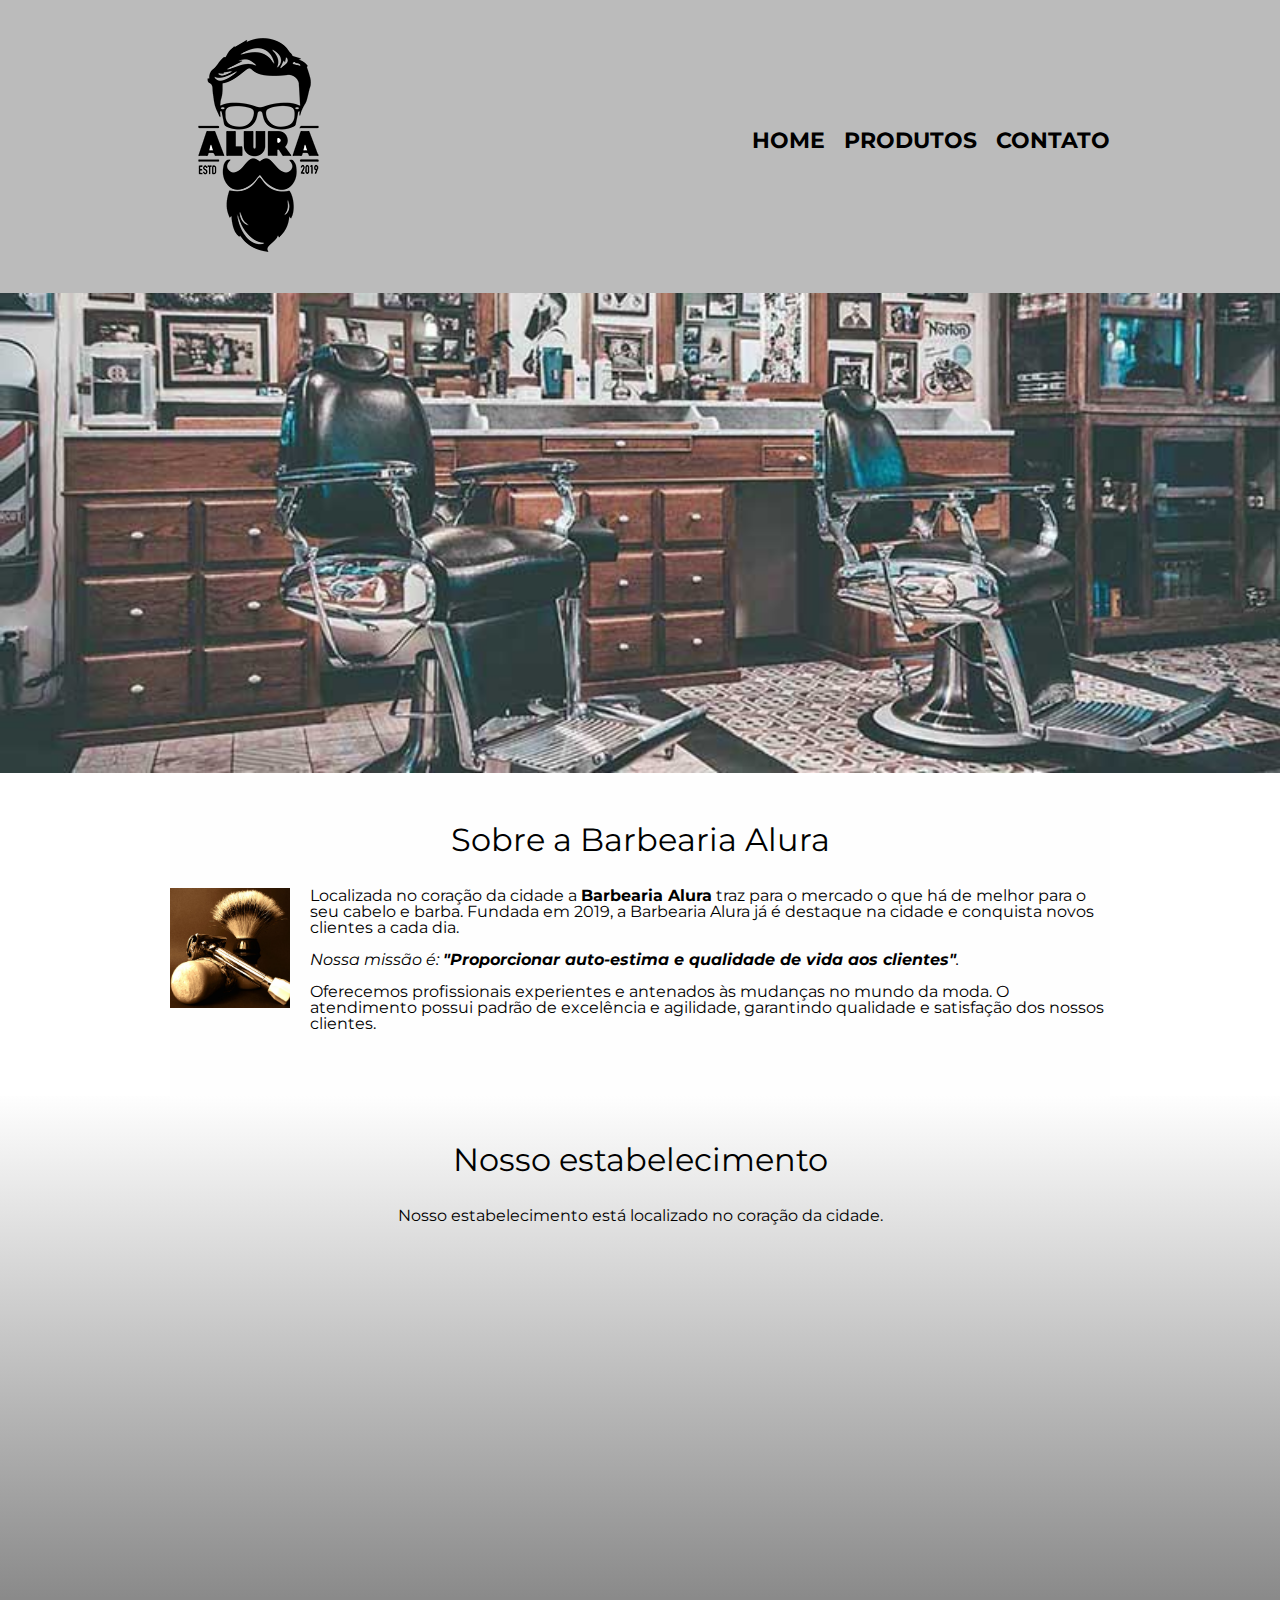
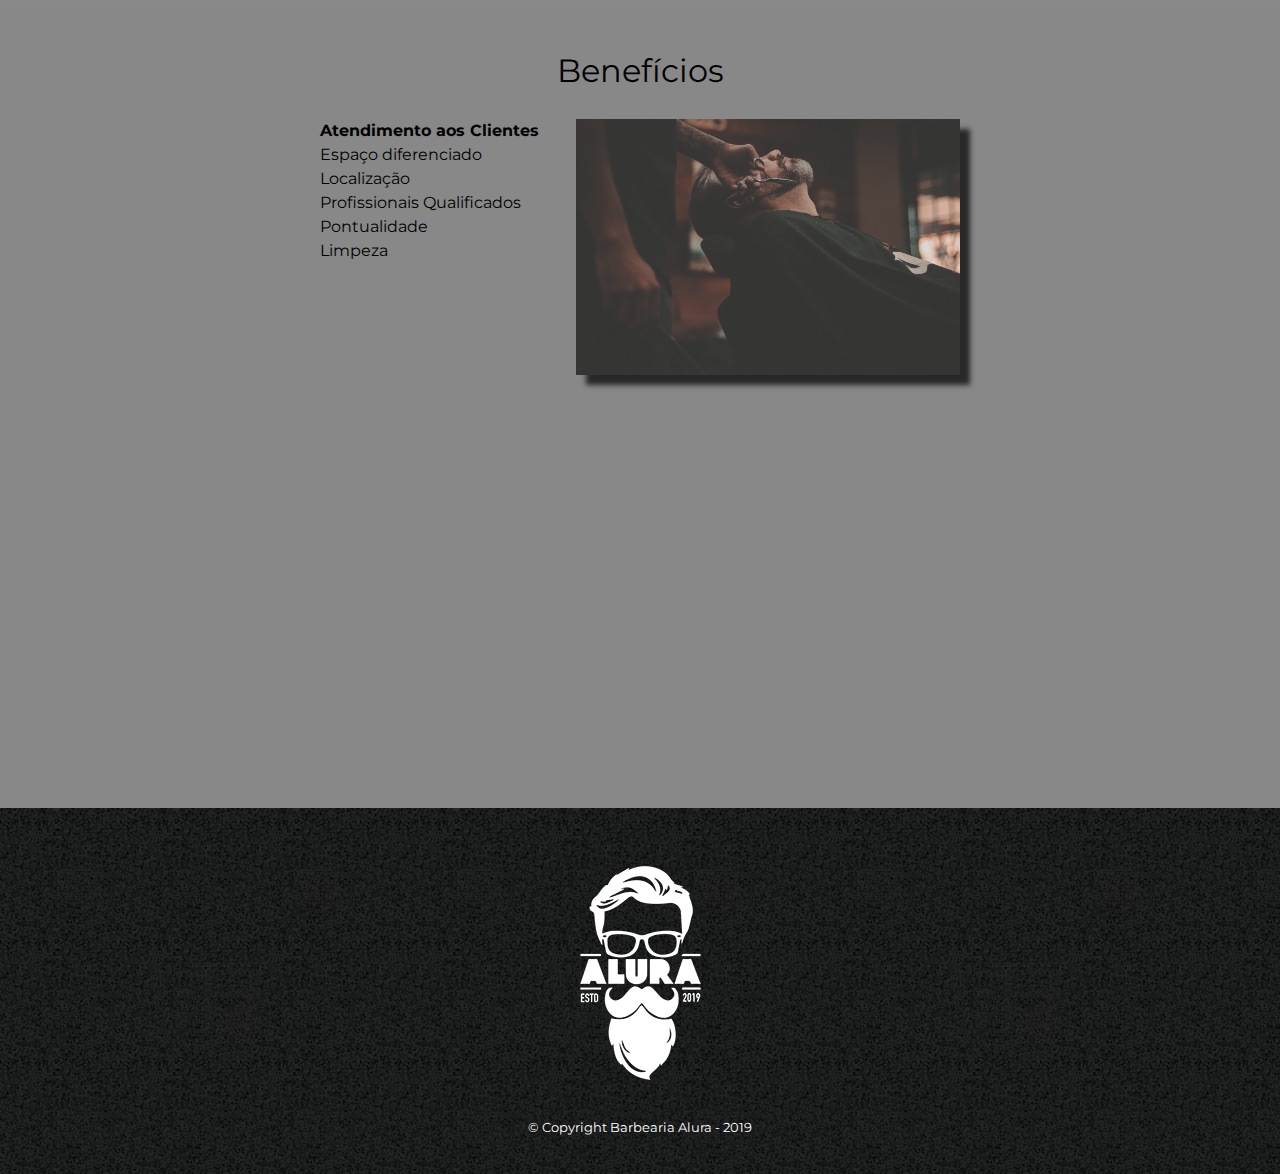
<file: HTML Barbaria/index.html>
<!DOCTYPE html>
<html lang="pt-br">
	<head>
		<meta charset="UTF-8">
		<meta name="viewport" content="width=device-width">
		<title>Barbearia Alura</title>

		<link rel="stylesheet" href="reset.css">
		<link rel="stylesheet" href="style.css">
		<link href="https://fonts.googleapis.com/css?family=Montserrat&display=swap" rel="stylesheet">
	</head>

	<body>
		<header>
			<div class="caixa">
				<h1><img src="logo.png"></h1>

				<nav>
					<ul>
						<li><a href="index.html">Home</a></li>
						<li><a href="produtos.html">Produtos</a></li>
						<li><a href="contato.html">Contato</a></li>
					</ul>
				</nav>
			</div>
		</header>

		<img class="banner" src="banner.jpg">

		<main>
			<section class="principal">
				<h2 class="titulo-principal">Sobre a Barbearia Alura</h2>

				<img class="utensilios" src="utensilios.jpg" alt="Utensilios de um barbeiro.">
		 
				<p>Localizada no coração da cidade a <strong>Barbearia Alura</strong> traz para o mercado o que há de melhor para o seu cabelo e barba. Fundada em 2019, a Barbearia Alura já é destaque na cidade e conquista novos clientes a cada dia.</p>

				<p id="missao"><em>Nossa missão é: <strong>"Proporcionar auto-estima e qualidade de vida aos clientes"</strong>.</em></p>

				<p>Oferecemos profissionais experientes e antenados às mudanças no mundo da moda. O atendimento possui padrão de excelência e agilidade, garantindo qualidade e satisfação dos nossos clientes.</p>
			</section>

			<section class="mapa">
				<h3 class="titulo-principal">Nosso estabelecimento</h3>
				<p>Nosso estabelecimento está localizado no coração da cidade.</p>

				<div class="mapa-conteudo">
					<iframe src="https://www.google.com/maps/embed?pb=!1m18!1m12!1m3!1d3656.4483278365396!2d-46.63466568562861!3d-23.588249068469487!2m3!1f0!2f0!3f0!3m2!1i1024!2i768!4f13.1!3m3!1m2!1s0x94ce5a2b2ed7f3a1%3A0xab35da2f5ca62674!2sCaelum!5e0!3m2!1spt-BR!2sbr!4v1568814489656!5m2!1spt-BR!2sbr" width="100%" height="300" frameborder="0" style="border:0;" allowfullscreen=""></iframe>
				</div>
			</section>

			<section class="beneficios">
				<h3 class="titulo-principal">Benefícios</h3>

				<div class="conteudo-beneficios">
					<ul class="lista-beneficios">
						<li class="itens">Atendimento aos Clientes</li>
						<li class="itens">Espaço diferenciado</li>
						<li class="itens">Localização</li>
						<li class="itens">Profissionais Qualificados</li>
						<li class="itens">Pontualidade</li>
						<li class="itens">Limpeza</li>
					</ul><img src="beneficios.jpg" class="imagem-beneficios">
				</div>

				<div class="video">
					<iframe width="100%" height="315" src="https://www.youtube.com/embed/wcVVXUV0YUY" frameborder="0" allow="accelerometer; autoplay; encrypted-media; gyroscope; picture-in-picture" allowfullscreen></iframe>
				</div>
			</section>
		</main>

		<footer>
			<img src="logo-branco.png">
			<p class="copyright">&copy; Copyright Barbearia Alura - 2019</p>
		</footer>
	</body>
</html>
</file>
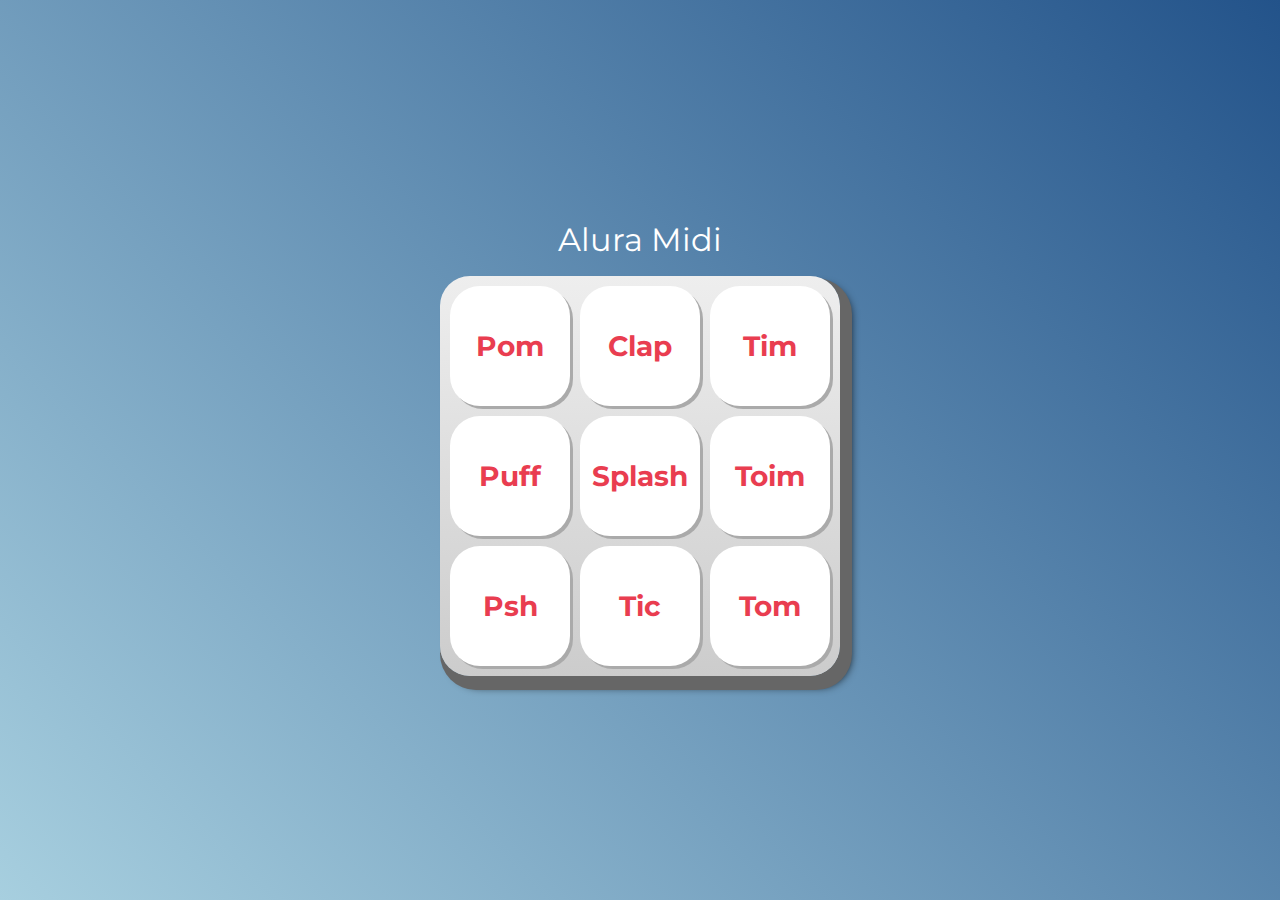
<file: HTML + JS Midi/aluramidi-curso-arquivos-iniciais/index.html>
<!DOCTYPE html>
<html lang="pt-BR">
<head>
    <meta charset="UTF-8">
    <meta http-equiv="X-UA-Compatible" content="IE=edge">
    <meta name="viewport" content="width=device-width, initial-scale=1.0">

    <title>Alura MIDI</title>

    <link rel="preconnect" href="https://fonts.googleapis.com">
    <link rel="preconnect" href="https://fonts.gstatic.com" crossorigin>
    <link href="https://fonts.googleapis.com/css2?family=Montserrat:wght@500;600&display=swap" rel="stylesheet">

    <link rel="icon" type="image/png" href="images/bateria.png">
    <link rel="stylesheet" href="css/reset.css">
    <link rel="stylesheet" href="css/estilos.css">
   

</head>
<body>

    <h1>Alura Midi</h1>

    <section class="teclado">
        <button class="tecla tecla_pom">Pom</button>
        <button class="tecla tecla_clap">Clap</button>
        <button class="tecla tecla_tim">Tim</button>

        <button class="tecla tecla_puff">Puff</button>
        <button class="tecla tecla_splash">Splash</button>
        <button class="tecla tecla_toim">Toim</button>

        <button class="tecla tecla_psh">Psh</button>
        <button class="tecla tecla_tic">Tic</button>
        <button class="tecla tecla_tom">Tom</button>
    </section>

    <audio  src="sounds/keyq.wav" id="som_tecla_pom"></audio>
    <audio  src="sounds/keyw.wav" id="som_tecla_clap"></audio>
    <audio  src="sounds/keye.wav" id="som_tecla_tim"></audio>
    <audio  src="sounds/keya.wav" id="som_tecla_puff"></audio>
    <audio  src="sounds/keys.wav" id="som_tecla_splash"></audio>
    <audio  src="sounds/keyd.wav" id="som_tecla_toim"></audio>
    <audio  src="sounds/keyz.wav" id="som_tecla_psh"></audio>
    <audio  src="sounds/keyx.wav" id="som_tecla_tic"></audio>
    <audio  src="sounds/keyc.wav" id="som_tecla_tom"></audio>

    <script src="main.js"></script>
</body>
    
</html>
</file>
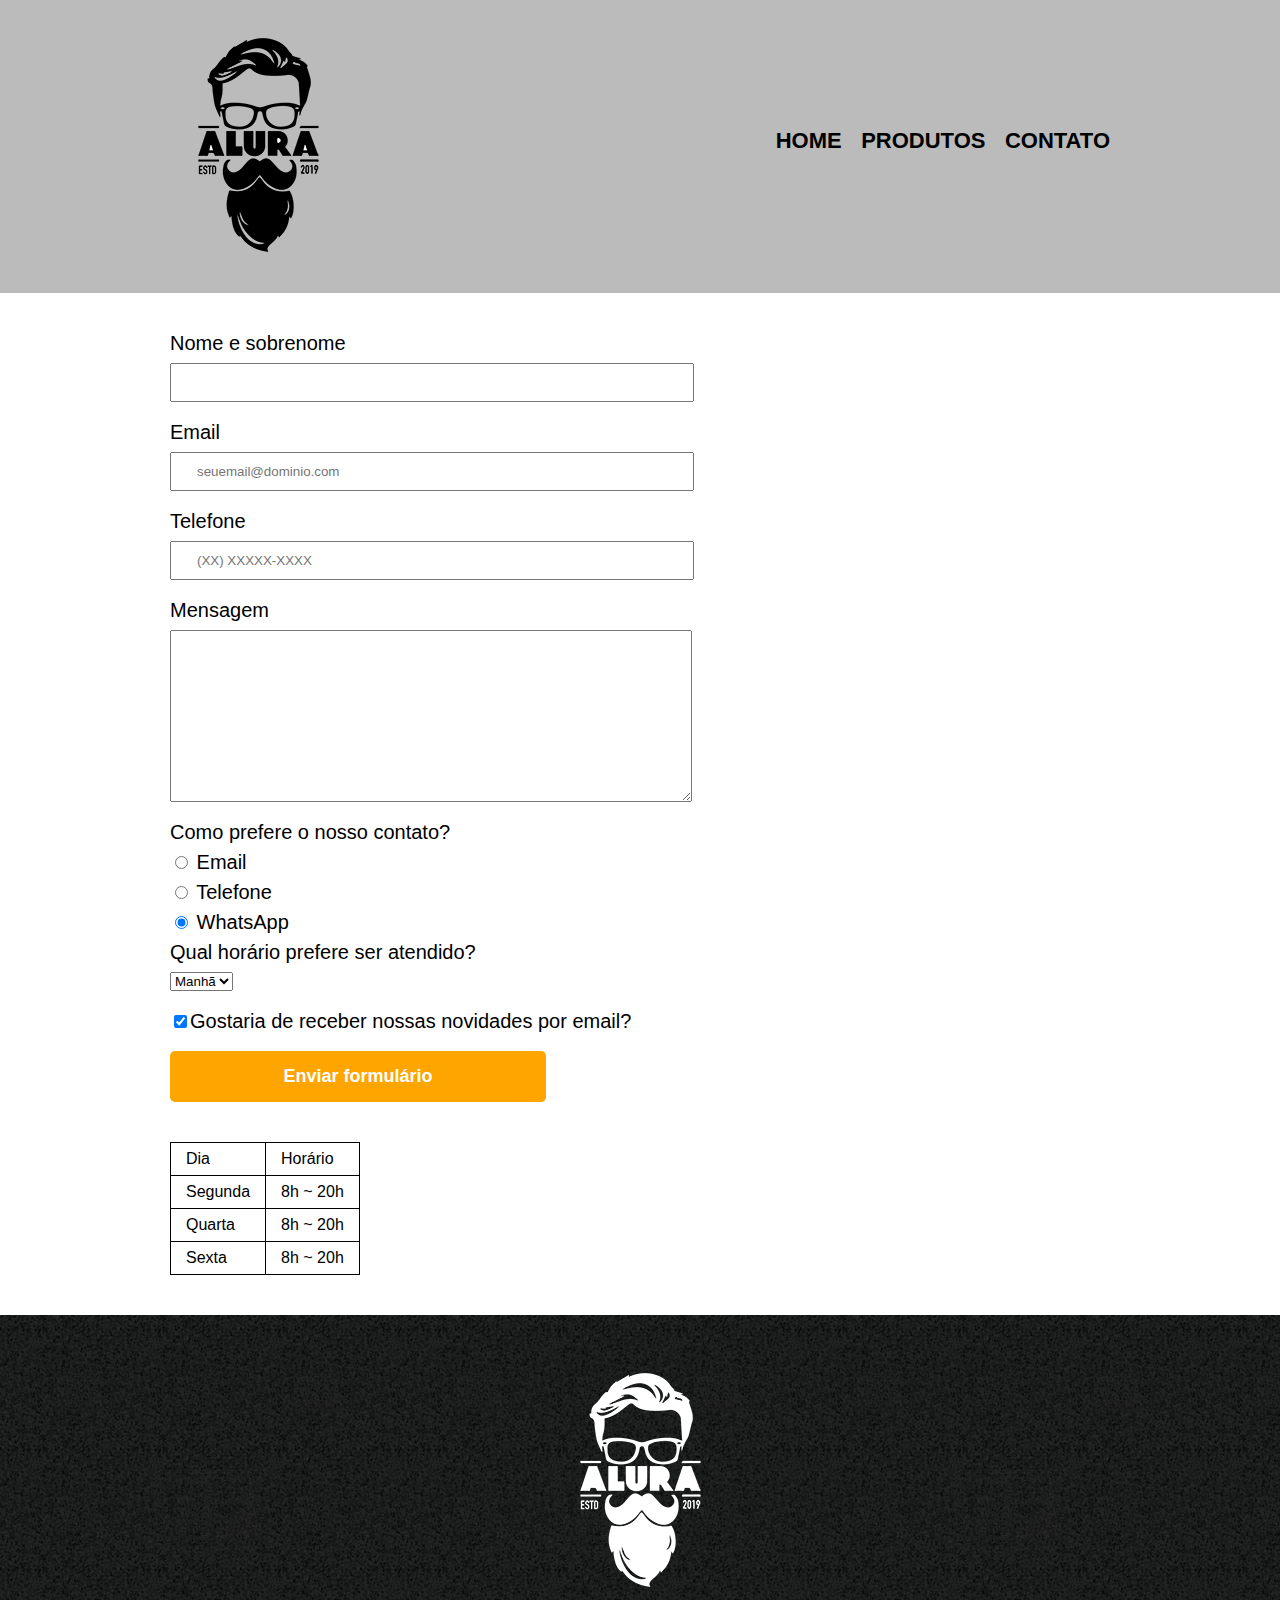
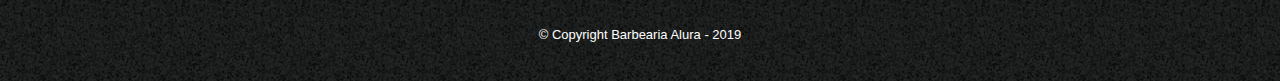
<file: HTML Barbaria/contato.html>
<!DOCTYPE html>
<html>
	<head>
		<meta charset="UTF-8">
		<title>Contato - Barbearia Alura</title>

		<link rel="stylesheet" href="reset.css">
		<link rel="stylesheet" href="style.css">
	</head>
	<body>
		<header>
			<div class="caixa">
				<h1><img src="logo.png" alt="Logo da Barbearia Alura"></h1>

				<nav>
					<ul>
						<li><a href="index.html">Home</a></li>
						<li><a href="produtos.html">Produtos</a></li>
						<li><a href="contato.html">Contato</a></li>
					</ul>
				</nav>
			</div>
		</header>

		<main class="teste">
			<form>
				<label for="nomesobrenome">Nome e sobrenome</label>
				<input type="text" id="nomesobrenome" class="input-padrao" required>

				<label for="email">Email</label>
				<input type="email" id="email" class="input-padrao" required placeholder="seuemail@dominio.com">

				<label for="telefone">Telefone</label>
				<input type="tel" id="telefone" class="input-padrao" required placeholder="(XX) XXXXX-XXXX">

				<label for="mensagem">Mensagem</label>
				<textarea cols="70" rows="10" id="mensagem" class="input-padrao" required></textarea>

				<fieldset>
					<legend>Como prefere o nosso contato?</legend>
					<label for="radio-email"><input type="radio" name="contato" value="email" id="radio-email"> Email</label>
					
					<label for="radio-telefone"><input type="radio" name="contato" value="telefone" id="radio-telefone"> Telefone</label>
					
					<label for="radio-whatsapp"><input type="radio" name="contato" value="whatsapp" id="radio-whatsapp" checked> WhatsApp</label>
				</fieldset>

				<fieldset>
					<legend>Qual horário prefere ser atendido?</legend>
					<select>
						<option>Manhã</option>
						<option>Tarde</option>
						<option>Noite</option>
					</select>
				</fieldset>

				<label class="checkbox"><input type="checkbox" checked>Gostaria de receber nossas novidades por email?</label>

				<input type="submit" value="Enviar formulário" class="enviar">
			</form>

			<table>
				<tr>
					<td>Dia</td>
					<td>Horário</td>
				</tr>
				<tr>
					<td>Segunda</td>
					<td>8h ~ 20h</td>
				</tr>
				<tr>
					<td>Quarta</td>
					<td>8h ~ 20h</td>
				</tr>
				<tr>
					<td>Sexta</td>
					<td>8h ~ 20h</td>
				</tr>
			</table>
		</main>

		<footer>
			<img src="logo-branco.png" alt="Logo da Barbearia Alura">
			<p class="copyright">&copy; Copyright Barbearia Alura - 2019</p>
		</footer>
	</body>
</html>
</file>
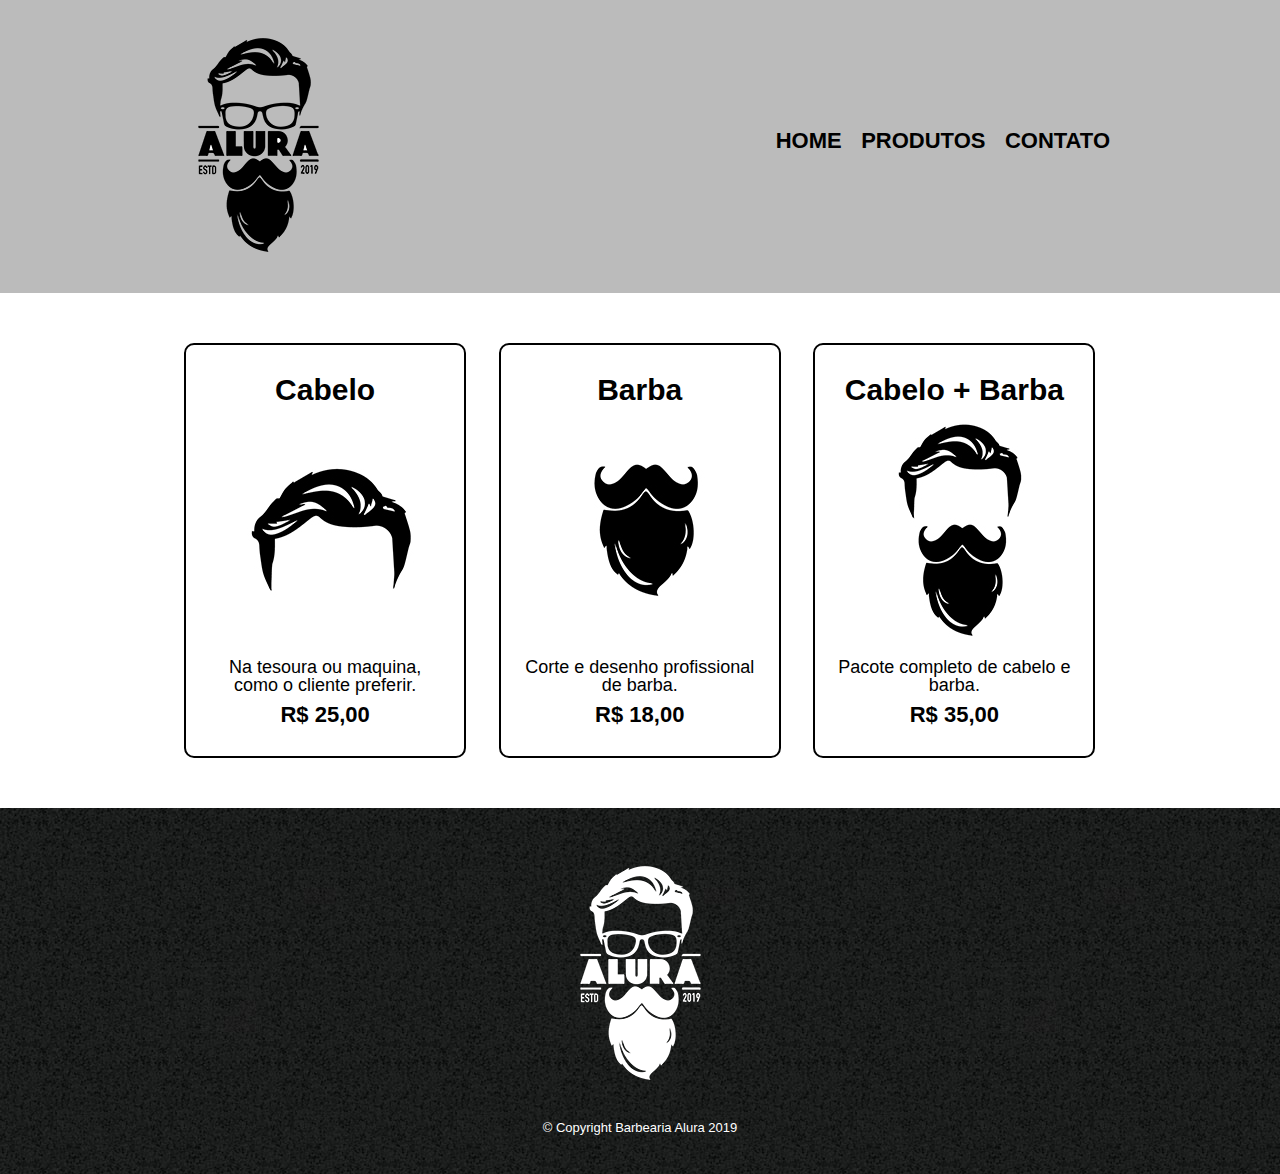
<file: HTML Barbaria/produtos.html>
<!DOCTYPE html>
<!DOCTYPE html>
<html>
	<head>
		<meta charset="utf-8">
		<title>Produtos Barbearia Alura</title>
		<link rel="stylesheet" href="reset.css">
		<link rel="stylesheet" href="style.css">
		
	</head>
	<body>
		<header>
			<div class="caixa">
				<h1> <img src="logo.png"> </h1>
					<nav>
						<ul>
							<li><a href="index.html">Home</a></li>
							<li><a href="produtos.html">Produtos</a></li>
							<li><a href="contato.html">Contato</a></li>
						</ul>			
					</nav>
				</div>
		</header>

		<main>
			<ul class="produtos">
				<li>
					<h2>Cabelo</h2>
					<img src="cabelo.jpg">
					<p class="produto-descricao">Na tesoura ou maquina, como o cliente preferir.</p>
					<p class="produto-preco">R$ 25,00</p>
				</li>
				<li>
					<h2>Barba</h2>
					<img src="barba.jpg">
					<p class="produto-descricao">Corte e desenho profissional de barba.</p>
					<p class="produto-preco">R$ 18,00</p>
				</li>
				<li>
					<h2>Cabelo + Barba</h2>
					<img src="cabelo+barba.jpg">
					<p class="produto-descricao">Pacote completo de cabelo e barba.</p>
					<p class="produto-preco">R$ 35,00</p>
				</li>
			</ul>
		</main>
		<footer>
			<img src="logo-branco.png">
			<p class="copyright">&copy; Copyright Barbearia Alura 2019</p>
		</footer>
	</body>
</html>
</file>
<file: HTML Barbaria/style.css>
body {
	font-family: 'Montserrat', sans-serif;
}

header {
	background: #BBBBBB;
	padding: 20px 0;
}

.caixa {
	position: relative;
	width: 940px;
	margin: 0 auto;
}

nav {
	position: absolute;
	top: 110px;
	right: 0;
}

nav li {
	display: inline;
	margin: 0 0 0 15px;
}

nav a {
	text-transform: uppercase;
	color: #000000;
	font-weight: bold;
	font-size: 22px;
	text-decoration: none;
}

nav a:hover {
	color: #C78C19;
	text-decoration: underline;
}

.produtos {
	width: 940px;
	margin: 0 auto;
	padding: 50px 0;
}

.produtos li {
	display: inline-block;
	text-align: center;
	width: 30%;
	vertical-align: top;
	margin: 0 1.5%;
	padding: 30px 20px;
	box-sizing: border-box;
	border: 2px solid #000000;
	border-radius: 10px;
}

.produtos li:hover {
	border-color: #C78C19;
}

.produtos li:active {
	border-color: #088C19;	
}

.produtos li:hover h2 {
	font-size: 34px;
}

.produtos h2 {
	font-size: 30px;
	font-weight: bold;
}

.produto-descricao {
	font-size: 18px;
}

.produto-preco {
	font-size: 22px;
	font-weight: bold;
	margin-top: 10px;
}

footer {
	text-align: center;
	background: url("bg.jpg");
	padding: 40px 0;
}

.copyright {
	color: #FFFFFF;
	font-size: 13px;
	margin: 20px 0 0;
}

main {
	
}

form {
	margin: 40px 0;
}

form label, form legend {
	display:block;
	font-size: 20px;
	margin: 0 0 10px;
}

.input-padrao {
	display: block;
	margin: 0 0 20px;
	padding: 10px 25px;
	width: 50%;
}

.checkbox {
	margin: 20px 0;
}

.enviar {
	width:40%;
	padding: 15px 0;
	background: orange;
	color: white;
	font-weight: bold;
	font-size: 18px;
	border: none;
	border-radius: 5px;
	transition: 1s all;
	cursor: pointer;
}

.enviar:hover {
	background: darkorange;
	transform: scale(1.2);
}

table {
	margin: 20px 0 40px;
}

thead {
	background: #555555;
	color: white;
	font-weight: bold;

}

td, th {
	border: 1px solid #000000;
	padding: 8px 15px;
}


/* css da página inicial */
.banner {
	width:100%;
}

.titulo-principal {
	text-align: center;
	font-size: 2em;
	margin: 0 0 1em;
	clear: left;
}

.principal {
	padding: 3em 0;
	background: #FEFEFE;
	width: 940px;
	margin: 0 auto;
}

.principal p {
	margin: 0 0 1em;
}

.principal strong {
	font-weight: bold;
}

.principal em {
	font-style: italic;
}

.utensilios {
	width: 120px;
	float: left;
	margin: 0 20px 20px 0;
}

.mapa {
	padding: 3em 0;
	background: linear-gradient(#FEFEFE, #888888);
}

.mapa-conteudo {
	width: 940px;
	margin: 0 auto;
}

.mapa p {
	margin: 0 0 2em;
	text-align: center;
}

.beneficios {
	padding: 3em 0;
	background: #888888;
}

.conteudo-beneficios {
	width: 640px;
	margin: 0 auto;
}

.lista-beneficios {
	width: 40%;
	display: inline-block;
	vertical-align: top;
}

.itens {
	line-height: 1.5;
}

.itens:first-child {
	font-weight: bold;
}

.imagem-beneficios {
	width: 60%;
	opacity: 0.7;
	box-shadow: 10px 10px 5px #000000;

}

.imagem-beneficios:hover{
	opacity: 1;
	transform: scale(1.2);
}

.video {
	width: 560px;
	margin: 2em auto;
}

.teste{
	width: 940px;
	margin: 0 auto;
}

@media screen and ( max-width:  480px) {
	.caixa, .principal, .conteudo-beneficios, .mapa-conteudo, .video{
		width: auto;
	}
	h1{
		text-align: center;

	}
	nav {
		position: static;
	}
	.lista-beneficios, .imagem-beneficios{
		width: 100%;
	}
}
</file>
<file: HTML + JS Midi/aluramidi-curso-arquivos-iniciais/css/estilos.css>
:root {
  --cinza: #aaa;
  --vermelha: #e93d50;
  --vermelha-escura: #af303f;
  --branca: #fff;
  --luz: rgb(229, 255, 0);
}

body {
  align-items: center;
  background: linear-gradient(45deg, #a7cfdf 0%,#23538a 100%);
  display: flex;
  justify-content: center;
  flex-direction: column;
  font-family: 'Montserrat', sans-serif;
  min-height: 100vh;
}

h1 {
  color: var(--branca);
  margin-bottom: 20px;
  font-size: 2rem;
}

.teclado {
  background: linear-gradient(to bottom, #eeeeee 0%,#cccccc 100%);
  box-shadow: 6px 8px 0 6px #666, 10px 10px 10px #000;
  border-radius: 30px;
  display: grid;
  gap: 10px;
  grid-template-columns: repeat(3, 1fr);
  padding: 10px;
}

.tecla {
  background-color: var(--branca);
  border-radius: 30px;
  box-shadow: 3px 3px 0 var(--cinza);
  color: var(--vermelha);
  cursor: pointer;
  height: 120px;
  font-size: 1.75em;
  font-weight: bold;
  line-height: 120px;
  text-align: center;
  width: 120px;
}

.tecla.ativa,
.tecla:active {
  background-color: var(--vermelha);
  border: 4px solid  var(--vermelha);
  box-shadow: 3px 3px 0 var(--vermelha-escura) inset;
  color: var(--branca);
  outline: none;
}

.tecla.focus,
.tecla:focus {
  outline: none;
  box-shadow: 1px 1px 10px var(--luz);
}

.tecla.active:focus,
.tecla:active:focus {
  box-shadow: 3px 3px 0 var(--vermelha-escura) inset, 1px 1px 10px var(--luz);
}
</file>
